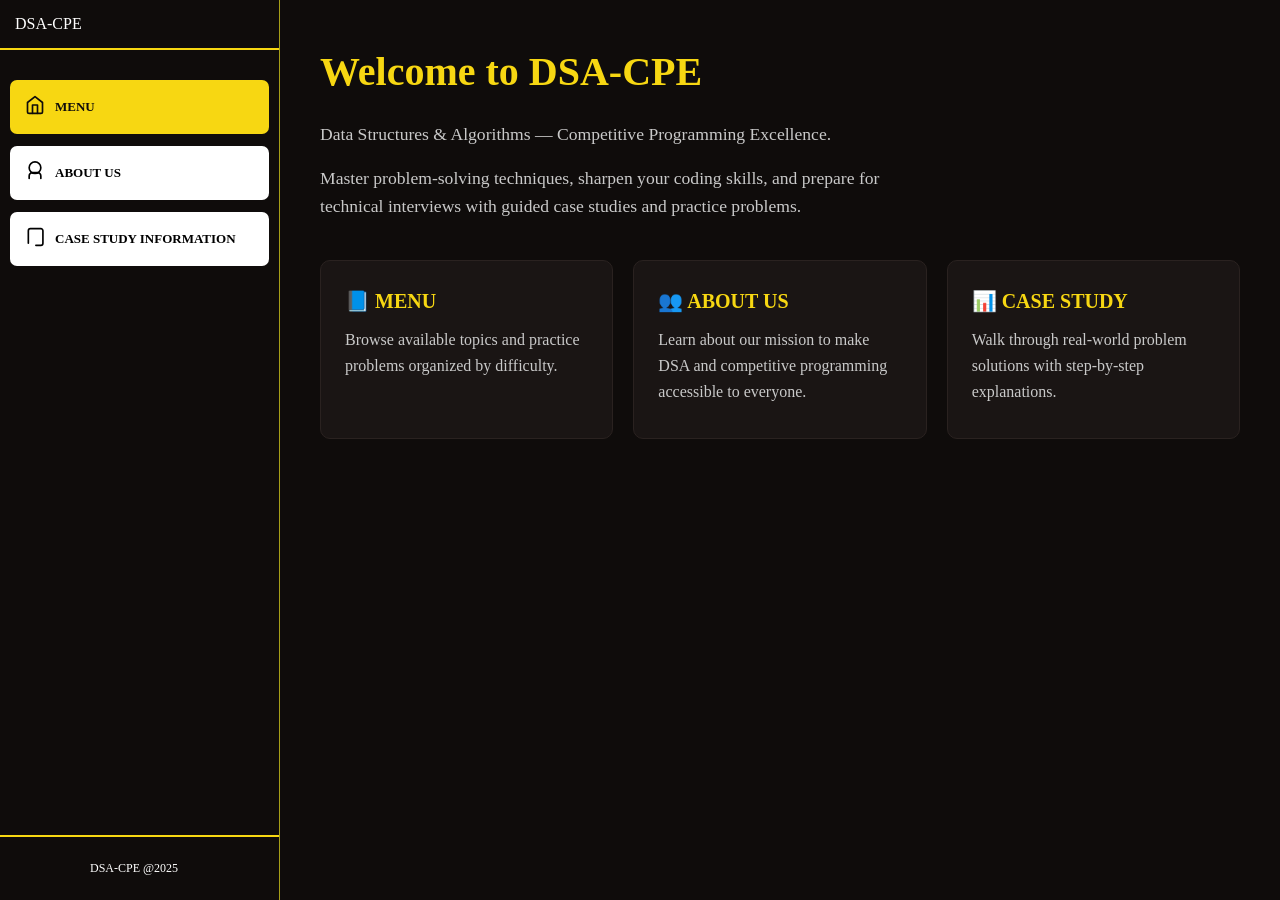
<file: index.html>
<!DOCTYPE html>
<html lang="en">
<head>
    <meta charset="UTF-8">
    <meta name="viewport" content="width=device-width, initial-scale=1.0">
    <title>DSA-CPE</title>
    <link rel="stylesheet" href="css/style.css">
  </head>
<body>

<nav class="top-nav">
  <button class="hamburger" aria-label="Open menu">☰</button>
  <div class="top-nav-title">DSA-CPE</div>
</nav>

<nav class="sidebar">
 <div class="sidebar-top">
  <div class="logo">DSA-CPE</div>
 </div>

 <div class="divider"></div>

 <div class="sidebar-links"> 
  <a href="index.html" class="link active">
    <span class="nav-icon" aria-hidden="true">
      <svg width="20" height="20" viewBox="0 0 24 24" fill="none" stroke="currentColor" stroke-width="2" stroke-linecap="round" stroke-linejoin="round">
        <path d="M3 9l9-7 9 7v11a2 2 0 01-2 2H5a2 2 0 01-2-2z"/>
        <polyline points="9 22 9 12 15 12 15 22"/>
      </svg>
    </span>
    MENU
  </a>

  <a href="about.html" class="link">
      <span class="nav-icon" aria-hidden="true">
      <svg width="20" height="20" viewBox="0 0 24 24" fill="none" stroke="currentColor" stroke-width="2" stroke-linecap="round" stroke-linejoin="round">
        <circle cx="12" cy="8" r="7"/>
        <path d="M5 21v-3a4 4 0 014-4h6a4 4 0 014 4v3"/>
      </svg>
    </span>
     ABOUT US
  </a>

  <a href="case-study.html" class="link">
      <span class="nav-icon" aria-hidden="true">
      <svg width="20" height="20" viewBox="0 0 24 24" fill="none" stroke="currentColor" stroke-width="2" stroke-linecap="round" stroke-linejoin="round">
        <path d="M4 19.5v-15A2.5 2.5 0 016.5 2H19a2.5 2.5 0 012.5 2.5V19.5a2.5 2.5 0 01-2.5 2.5H13"/>
      </svg>
    </span>
    CASE STUDY INFORMATION
  </a>
</div>

 <div class="sidebar-footer">
  DSA-CPE @2025
 </div>
</nav>

<div class="mobile-overlay" id="mobileOverlay"></div>


<main>
  <section class="hero">
    <h1>Welcome to DSA-CPE</h1>
    <p>Data Structures &amp; Algorithms — Competitive Programming Excellence.</p>
    <p>Master problem-solving techniques, sharpen your coding skills, and prepare for technical interviews with guided case studies and practice problems.</p>
  </section>

  <section class="features">
    <div class="card">
      <h3>📘 MENU</h3>
      <p>Browse available topics and practice problems organized by difficulty.</p>
    </div>
    <div class="card">
      <h3>👥 ABOUT US</h3>
      <p>Learn about our mission to make DSA and competitive programming accessible to everyone.</p>
    </div>
    <div class="card">
      <h3>📊 CASE STUDY</h3>
      <p>Walk through real-world problem solutions with step-by-step explanations.</p>
    </div>
  </section>
</main>

<script>
  const hamburger = document.querySelector('.hamburger');
  const sidebar = document.querySelector('.sidebar');
  const overlay = document.getElementById('mobileOverlay');

  function toggleMenu() {
    const isOpen = sidebar.classList.toggle('open');
    overlay.classList.toggle('active');
    hamburger.classList.toggle('active', isOpen);
  }

  hamburger.addEventListener('click', toggleMenu);
  overlay.addEventListener('click', toggleMenu);

  // Close menu when clicking a link on mobile
  document.querySelectorAll('.link').forEach(link => {
    link.addEventListener('click', () => {
      if (window.innerWidth <= 768) {
        sidebar.classList.remove('open');
        overlay.classList.remove('active');
        hamburger.classList.remove('active');
      }
    });
  });

  // Reset when resizing back to desktop
  window.addEventListener('resize', () => {
    if (window.innerWidth > 768) {
      sidebar.classList.remove('open');
      overlay.classList.remove('active');
      hamburger.classList.remove('active');
    }
  });
</script>
</body>
</html>
</file>
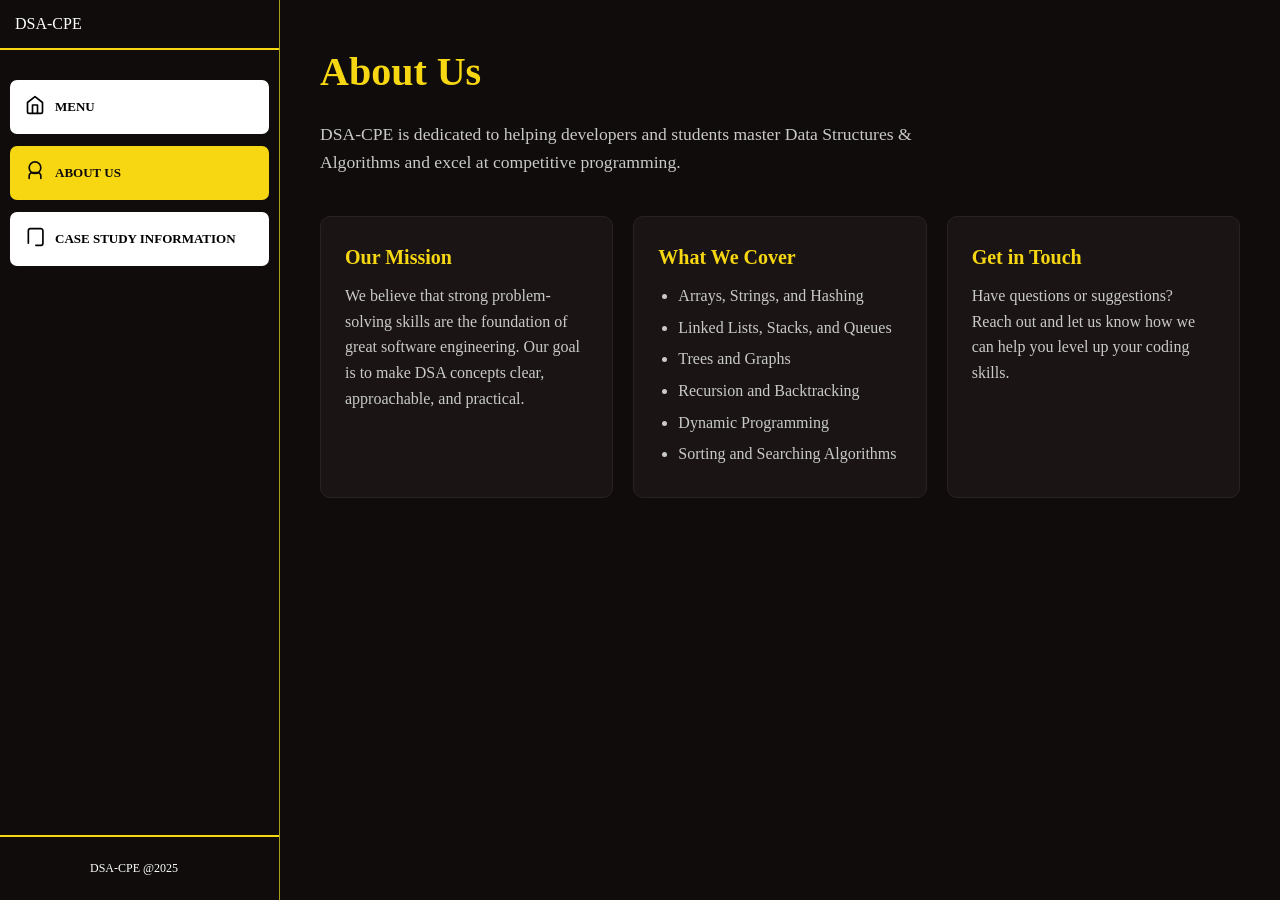
<file: about.html>
<!DOCTYPE html>
<html lang="en">
<head>
    <meta charset="UTF-8">
    <meta name="viewport" content="width=device-width, initial-scale=1.0">
    <title>About Us — DSA-CPE</title>
    <link rel="stylesheet" href="css/style.css">
  </head>
<body>

<nav class="top-nav">
  <button class="hamburger" aria-label="Open menu">☰</button>
  <div class="top-nav-title">DSA-CPE</div>
</nav>

<nav class="sidebar">
 <div class="sidebar-top">
  <div class="logo">DSA-CPE</div>
 </div>

 <div class="divider"></div>

 <div class="sidebar-links"> 
  <a href="index.html" class="link">
    <span class="nav-icon" aria-hidden="true">
      <svg width="20" height="20" viewBox="0 0 24 24" fill="none" stroke="currentColor" stroke-width="2" stroke-linecap="round" stroke-linejoin="round">
        <path d="M3 9l9-7 9 7v11a2 2 0 01-2 2H5a2 2 0 01-2-2z"/>
        <polyline points="9 22 9 12 15 12 15 22"/>
      </svg>
    </span>
    MENU
  </a>

  <a href="about.html" class="link active">
      <span class="nav-icon" aria-hidden="true">
      <svg width="20" height="20" viewBox="0 0 24 24" fill="none" stroke="currentColor" stroke-width="2" stroke-linecap="round" stroke-linejoin="round">
        <circle cx="12" cy="8" r="7"/>
        <path d="M5 21v-3a4 4 0 014-4h6a4 4 0 014 4v3"/>
      </svg>
    </span>
     ABOUT US
  </a>

  <a href="case-study.html" class="link">
      <span class="nav-icon" aria-hidden="true">
      <svg width="20" height="20" viewBox="0 0 24 24" fill="none" stroke="currentColor" stroke-width="2" stroke-linecap="round" stroke-linejoin="round">
        <path d="M4 19.5v-15A2.5 2.5 0 016.5 2H19a2.5 2.5 0 012.5 2.5V19.5a2.5 2.5 0 01-2.5 2.5H13"/>
      </svg>
    </span>
    CASE STUDY INFORMATION
  </a>
</div>

 <div class="sidebar-footer">
  DSA-CPE @2025
 </div>
</nav>

<div class="mobile-overlay" id="mobileOverlay"></div>


<main>
  <section class="hero">
    <h1>About Us</h1>
    <p>DSA-CPE is dedicated to helping developers and students master Data Structures &amp; Algorithms and excel at competitive programming.</p>
  </section>

  <section class="about-content">
    <div class="card">
      <h3>Our Mission</h3>
      <p>We believe that strong problem-solving skills are the foundation of great software engineering. Our goal is to make DSA concepts clear, approachable, and practical.</p>
    </div>
    <div class="card">
      <h3>What We Cover</h3>
      <ul>
        <li>Arrays, Strings, and Hashing</li>
        <li>Linked Lists, Stacks, and Queues</li>
        <li>Trees and Graphs</li>
        <li>Recursion and Backtracking</li>
        <li>Dynamic Programming</li>
        <li>Sorting and Searching Algorithms</li>
      </ul>
    </div>
    <div class="card">
      <h3>Get in Touch</h3>
      <p>Have questions or suggestions? Reach out and let us know how we can help you level up your coding skills.</p>
    </div>
  </section>
</main>

<script>
  const hamburger = document.querySelector('.hamburger');
  const sidebar = document.querySelector('.sidebar');
  const overlay = document.getElementById('mobileOverlay');

  function toggleMenu() {
    sidebar.classList.toggle('open');
    overlay.classList.toggle('active');
  }

  hamburger.addEventListener('click', toggleMenu);
  overlay.addEventListener('click', toggleMenu);

  document.querySelectorAll('.link').forEach(link => {
    link.addEventListener('click', () => {
      if (window.innerWidth <= 768) {
        sidebar.classList.remove('open');
        overlay.classList.remove('active');
      }
    });
  });

  window.addEventListener('resize', () => {
    if (window.innerWidth > 768) {
      sidebar.classList.remove('open');
      overlay.classList.remove('active');
    }
  });
</script>
</body>
</html>
</file>
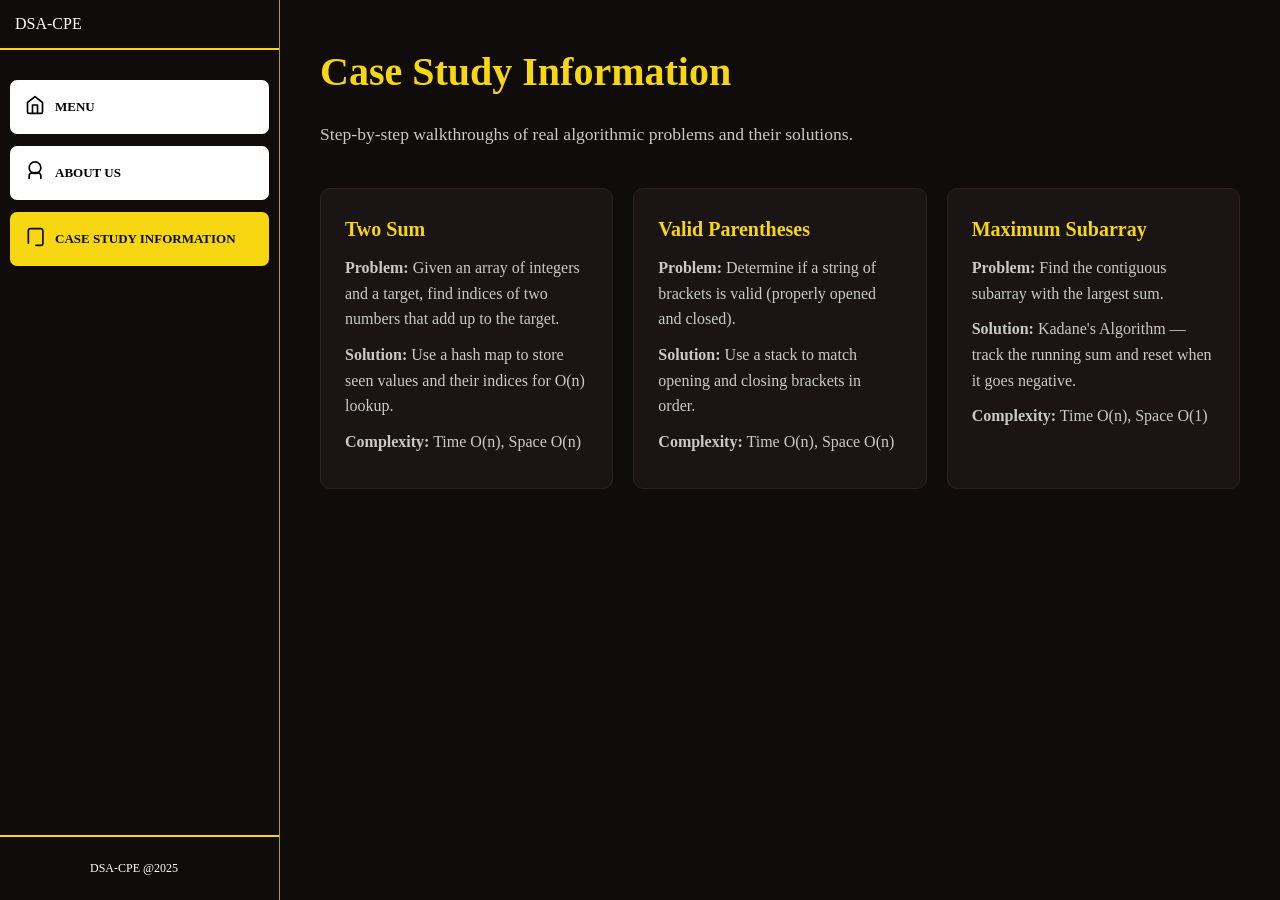
<file: case-study.html>
<!DOCTYPE html>
<html lang="en">
<head>
    <meta charset="UTF-8">
    <meta name="viewport" content="width=device-width, initial-scale=1.0">
    <title>Case Study — DSA-CPE</title>
    <link rel="stylesheet" href="css/style.css">
  </head>
<body>

<nav class="top-nav">
  <button class="hamburger" aria-label="Open menu">☰</button>
  <div class="top-nav-title">DSA-CPE</div>
</nav>

<nav class="sidebar">
 <div class="sidebar-top">
  <div class="logo">DSA-CPE</div>
 </div>

 <div class="divider"></div>

 <div class="sidebar-links"> 
  <a href="index.html" class="link">
    <span class="nav-icon" aria-hidden="true">
      <svg width="20" height="20" viewBox="0 0 24 24" fill="none" stroke="currentColor" stroke-width="2" stroke-linecap="round" stroke-linejoin="round">
        <path d="M3 9l9-7 9 7v11a2 2 0 01-2 2H5a2 2 0 01-2-2z"/>
        <polyline points="9 22 9 12 15 12 15 22"/>
      </svg>
    </span>
    MENU
  </a>

  <a href="about.html" class="link">
      <span class="nav-icon" aria-hidden="true">
      <svg width="20" height="20" viewBox="0 0 24 24" fill="none" stroke="currentColor" stroke-width="2" stroke-linecap="round" stroke-linejoin="round">
        <circle cx="12" cy="8" r="7"/>
        <path d="M5 21v-3a4 4 0 014-4h6a4 4 0 014 4v3"/>
      </svg>
    </span>
     ABOUT US
  </a>

  <a href="case-study.html" class="link active">
      <span class="nav-icon" aria-hidden="true">
      <svg width="20" height="20" viewBox="0 0 24 24" fill="none" stroke="currentColor" stroke-width="2" stroke-linecap="round" stroke-linejoin="round">
        <path d="M4 19.5v-15A2.5 2.5 0 016.5 2H19a2.5 2.5 0 012.5 2.5V19.5a2.5 2.5 0 01-2.5 2.5H13"/>
      </svg>
    </span>
    CASE STUDY INFORMATION
  </a>
</div>

 <div class="sidebar-footer">
  DSA-CPE @2025
 </div>
</nav>

<div class="mobile-overlay" id="mobileOverlay"></div>


<main>
  <section class="hero">
    <h1>Case Study Information</h1>
    <p>Step-by-step walkthroughs of real algorithmic problems and their solutions.</p>
  </section>

  <section class="case-studies">
    <div class="card">
      <h3>Two Sum</h3>
      <p><strong>Problem:</strong> Given an array of integers and a target, find indices of two numbers that add up to the target.</p>
      <p><strong>Solution:</strong> Use a hash map to store seen values and their indices for O(n) lookup.</p>
      <p><strong>Complexity:</strong> Time O(n), Space O(n)</p>
    </div>
    <div class="card">
      <h3>Valid Parentheses</h3>
      <p><strong>Problem:</strong> Determine if a string of brackets is valid (properly opened and closed).</p>
      <p><strong>Solution:</strong> Use a stack to match opening and closing brackets in order.</p>
      <p><strong>Complexity:</strong> Time O(n), Space O(n)</p>
    </div>
    <div class="card">
      <h3>Maximum Subarray</h3>
      <p><strong>Problem:</strong> Find the contiguous subarray with the largest sum.</p>
      <p><strong>Solution:</strong> Kadane's Algorithm — track the running sum and reset when it goes negative.</p>
      <p><strong>Complexity:</strong> Time O(n), Space O(1)</p>
    </div>
  </section>
</main>

<script>
  const hamburger = document.querySelector('.hamburger');
  const sidebar = document.querySelector('.sidebar');
  const overlay = document.getElementById('mobileOverlay');

  function toggleMenu() {
    sidebar.classList.toggle('open');
    overlay.classList.toggle('active');
  }

  hamburger.addEventListener('click', toggleMenu);
  overlay.addEventListener('click', toggleMenu);

  document.querySelectorAll('.link').forEach(link => {
    link.addEventListener('click', () => {
      if (window.innerWidth <= 768) {
        sidebar.classList.remove('open');
        overlay.classList.remove('active');
      }
    });
  });

  window.addEventListener('resize', () => {
    if (window.innerWidth > 768) {
      sidebar.classList.remove('open');
      overlay.classList.remove('active');
    }
  });
</script>
</body>
</html>
</file>
<file: css/style.css>
*{
        margin: 0;
        padding: 0; 
        box-sizing: border-box;
      }
      
      .sidebar{
        position: fixed;
        top: 0; left: 0;
        width: 280px;
        height: 100vh;
        background: #0f0c0b;
        display: flex; flex-direction: column;
        border-right: 1px solid #a59e18;
      }

      .sidebar-top {
        padding: 5px;
        display: flex;
        align-items: center;
        gap: 10;
      }

      .hamburger {
        background: none;
        border:none;
        padding:0; 
        outline: none;
        width: 54px;
        height: 34px;
        cursor: pointer;
        color:white;
        position: relative;          
        transition: 0.3s;
      }
      .hamburger span {
        position: absolute;
        left: 0;
        width: 100%;
        height: 4px;
      }
      .hamburger span:nth-child(1) { top: 0; }
      .hamburger span:nth-child(2) { top: 50%; transform: translateY(-50%); }
      .hamburger span:nth-child(3) { bottom: 0; }

      /* Hamburger → X animation */
      .hamburger.active span:nth-child(1) {
        top: 50%;
        transform: translateY(-50%) rotate(45deg);
      }
      .hamburger.active span:nth-child(2) {
        opacity: 0;
      }
      .hamburger.active span:nth-child(3) {
        bottom: 50%;
        transform: translateY(50%) rotate(-45deg);
      }

      .hamburger:focus {
        outline: 2px solid #f7d712; 
        border-radius: 7px;
        }
      .logo{
        color:white;
        flex: 1;
        padding: 10px;
        display: flex;
        flex-direction: column;
        gap: 10;
      }
      .divider{
             padding: 30px 0 0 0;
             border-top: 2px solid #f7d712;
      }

      .sidebar-links{
        display: flex;
        flex-direction: column;
        gap: 12px;
        padding:0 10px;
        flex:1;
      }

      .link{
        display:  flex;
        align-items:  center;
        gap: 10px;
        font-weight: bold;
        padding: 15px;
        font-size: small;
        background-color: white;
        text-decoration: none;
        color: inherit;
        border-radius:  7px;
        transition: 0.2s ease-in;
      }

      .link:hover{
        background-color: #f7ec17;
        color: Black;
        font-size: 15px;
      }

      .link.active{
        background-color: #f7d712;
        color: #0f0c0b;
        font-weight: bold;
      }

      /* Main content */
      main {
        color: #e8e8e8;
        line-height: 1.6;
      }

      .hero {
        max-width: 800px;
      }

      .hero h1 {
        font-size: 2.5rem;
        color: #f7d712;
        margin-bottom: 1rem;
      }

      .hero p {
        font-size: 1.1rem;
        color: #c9c9c9;
        margin-bottom: 1rem;
        max-width: 600px;
      }

      .features,
      .about-content,
      .case-studies {
        display: grid;
        grid-template-columns: repeat(auto-fit, minmax(260px, 1fr));
        gap: 20px;
        max-width: 1100px;
        margin-top: 40px;
      }

      .card {
        background: #1a1514;
        border: 1px solid #2a2220;
        border-radius: 10px;
        padding: 24px;
        color: #e8e8e8;
      }

      .card h3 {
        color: #f7d712;
        margin-bottom: 10px;
        font-size: 1.25rem;
      }

      .card p {
        color: #c9c9c9;
        margin-bottom: 10px;
      }

      .card ul {
        color: #c9c9c9;
        padding-left: 20px;
      }

      .card ul li {
        margin-bottom: 6px;
      }

      .sidebar-footer{
        padding: 24px 24px 24px 90px;
        border-top: 2px solid #f7d712;
        font-size: 12px;
        color:white;
      }

      main{
        margin-left: 280px;
        padding:40px;
        min-height:  100vh;
      }

      body {
        background: #0f0c0b;
      }

      /* Top nav bar (only visible on mobile) */
      .top-nav {
        position: fixed;
        top: 0; left: 0; right: 0;
        height: 64px;
        background: #1a1514;
        display: none;               /* hidden on desktop */
        align-items: center;
        justify-content: space-between;
        padding: 0 20px;
        z-index: 1200;
        border-bottom: 1px solid #2a2220;
      }

      .top-nav-title {
        color: #f7d712;
        font-weight: 700;
        font-size: 20px;
        letter-spacing: 0.5px;
      }

      /* Mobile overlay */
      .mobile-overlay {
        display: none;
        position: fixed;
        top: 0; left: 0; right: 0; bottom: 0;
        background: rgba(0, 0, 0, 0.6);
        z-index: 1100;
        backdrop-filter: blur(4px);
      }
      .mobile-overlay.active {
        display: block;
      }

      /* Responsive */
      @media (max-width: 768px) {
        .top-nav {
          display: flex;
        }

        .sidebar {
          transform: translateX(-100%);
          transition: transform 0.3s ease;
          z-index: 1200;
          width: 280px;
        }
        .sidebar.open {
          transform: translateX(0);
        }

        main {
          margin-top: 64px;
          margin-left: 0;
          padding: 20px;
        }

        .sidebar-top {
          padding: 16px 20px;
          gap: 12px;
        }

        .hamburger {
          width: 44px;
          height: 44px;
        }

        .link {
          font-size: 18px;
          padding: 18px 24px;
        }

        .sidebar-footer {
          padding-left: 24px;
        }
      }

      @media (max-width: 480px) {
        .sidebar {
          width: 260px;
        }
        .link {
          font-size: 16px;
          padding: 16px 20px;
        }
        .sidebar-top {
          padding: 14px 16px;
        }
      }
</file>
